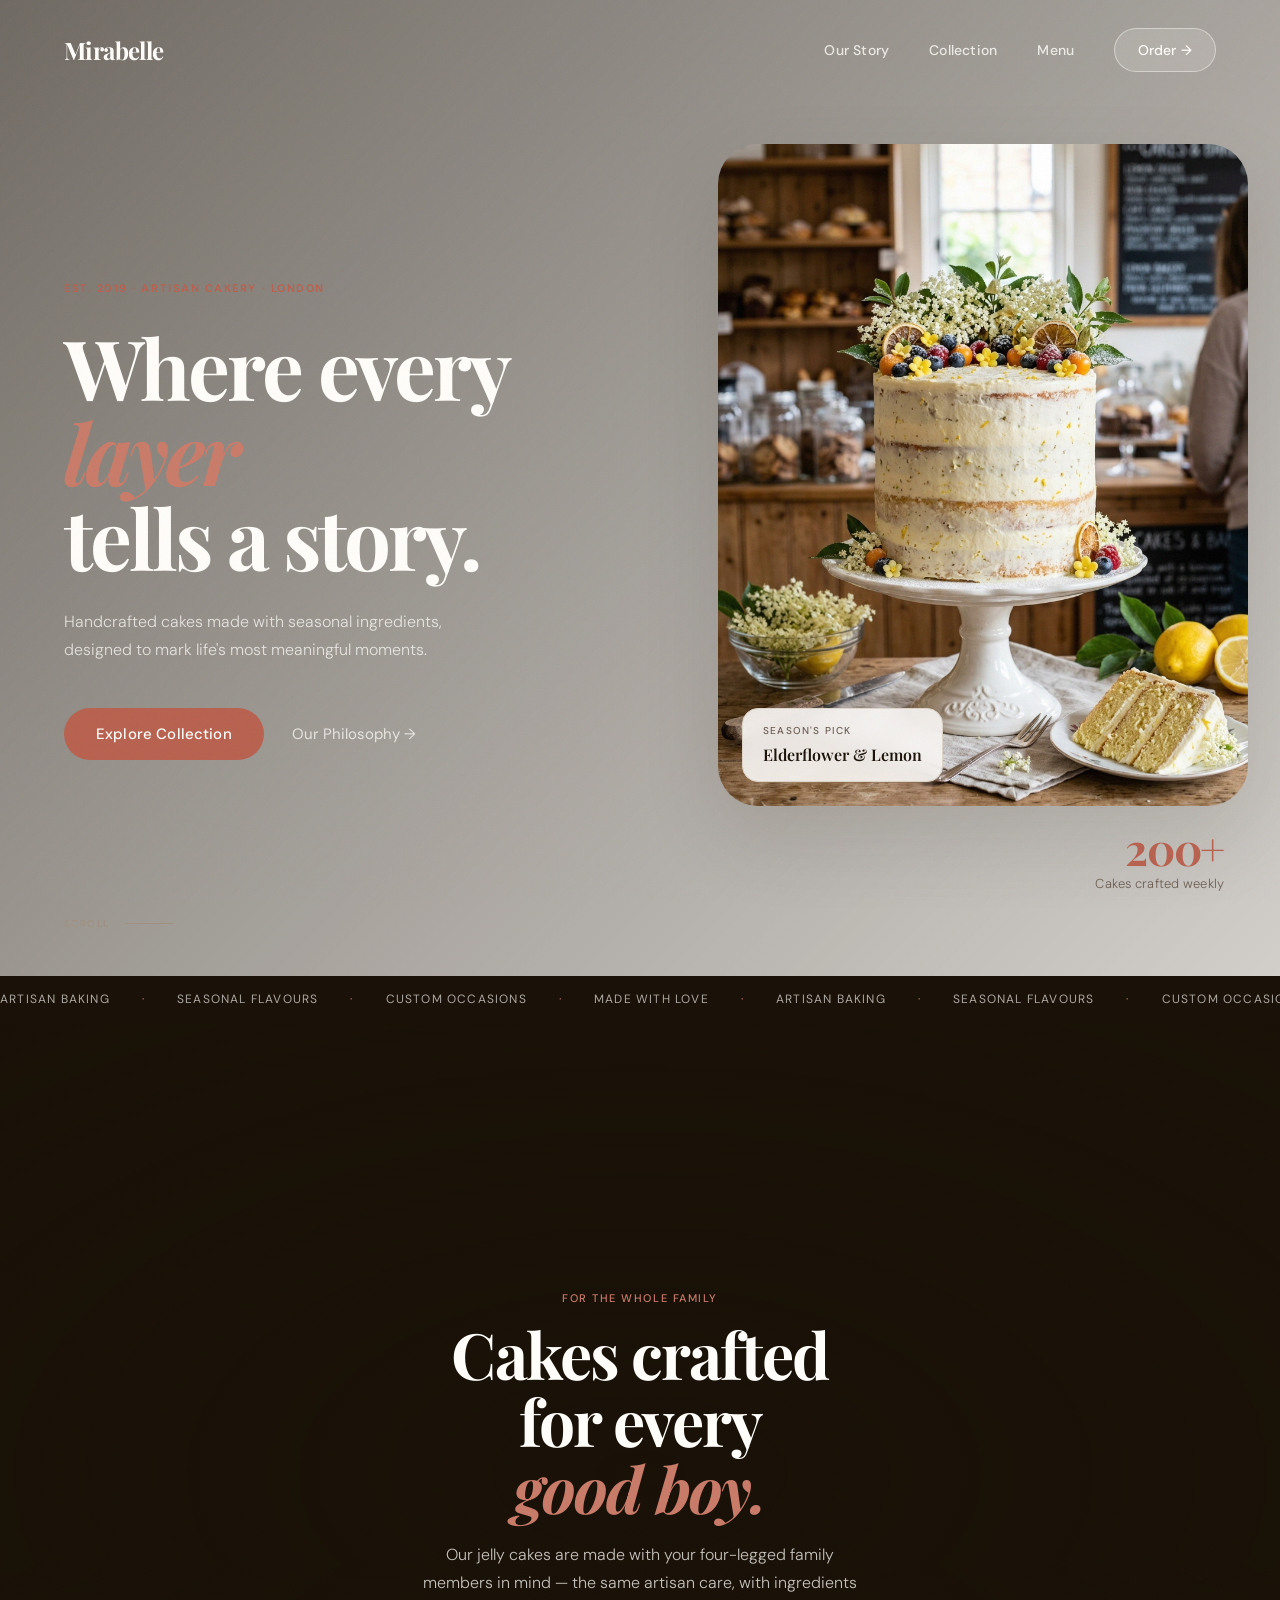
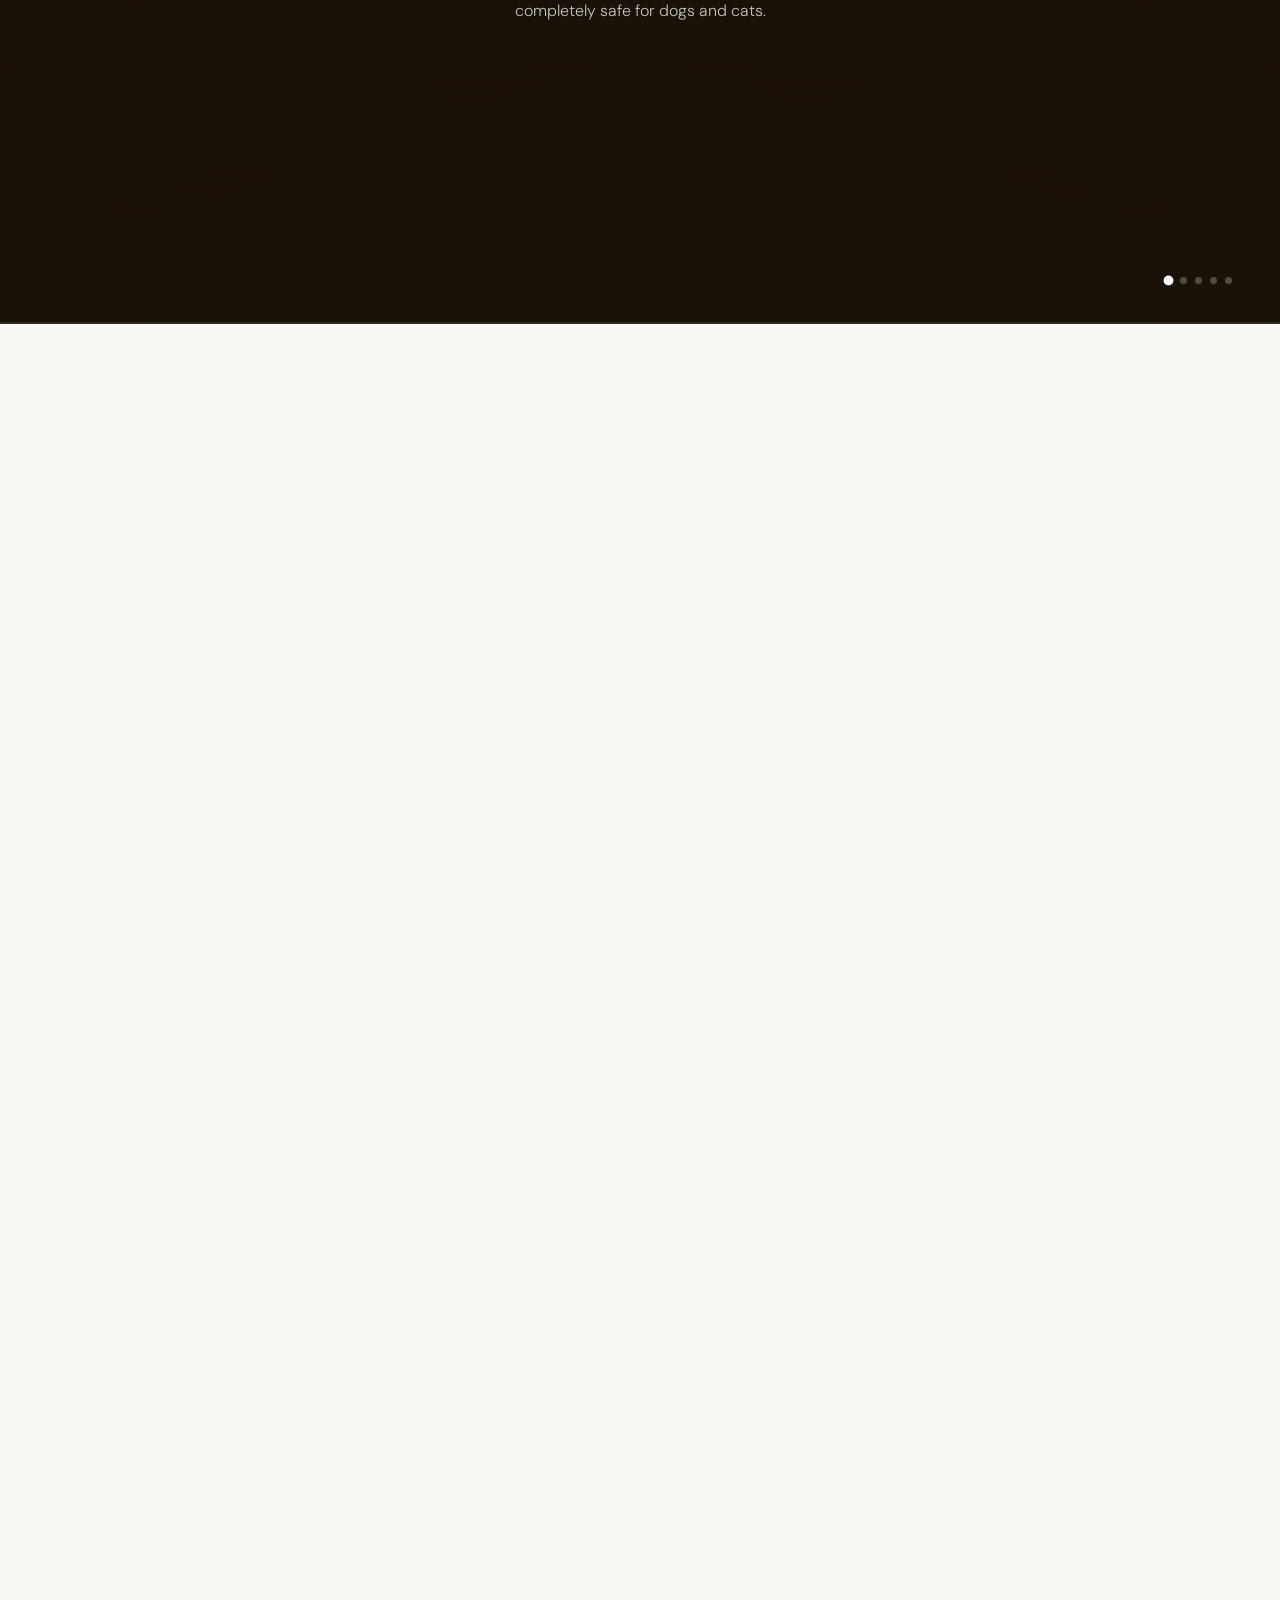
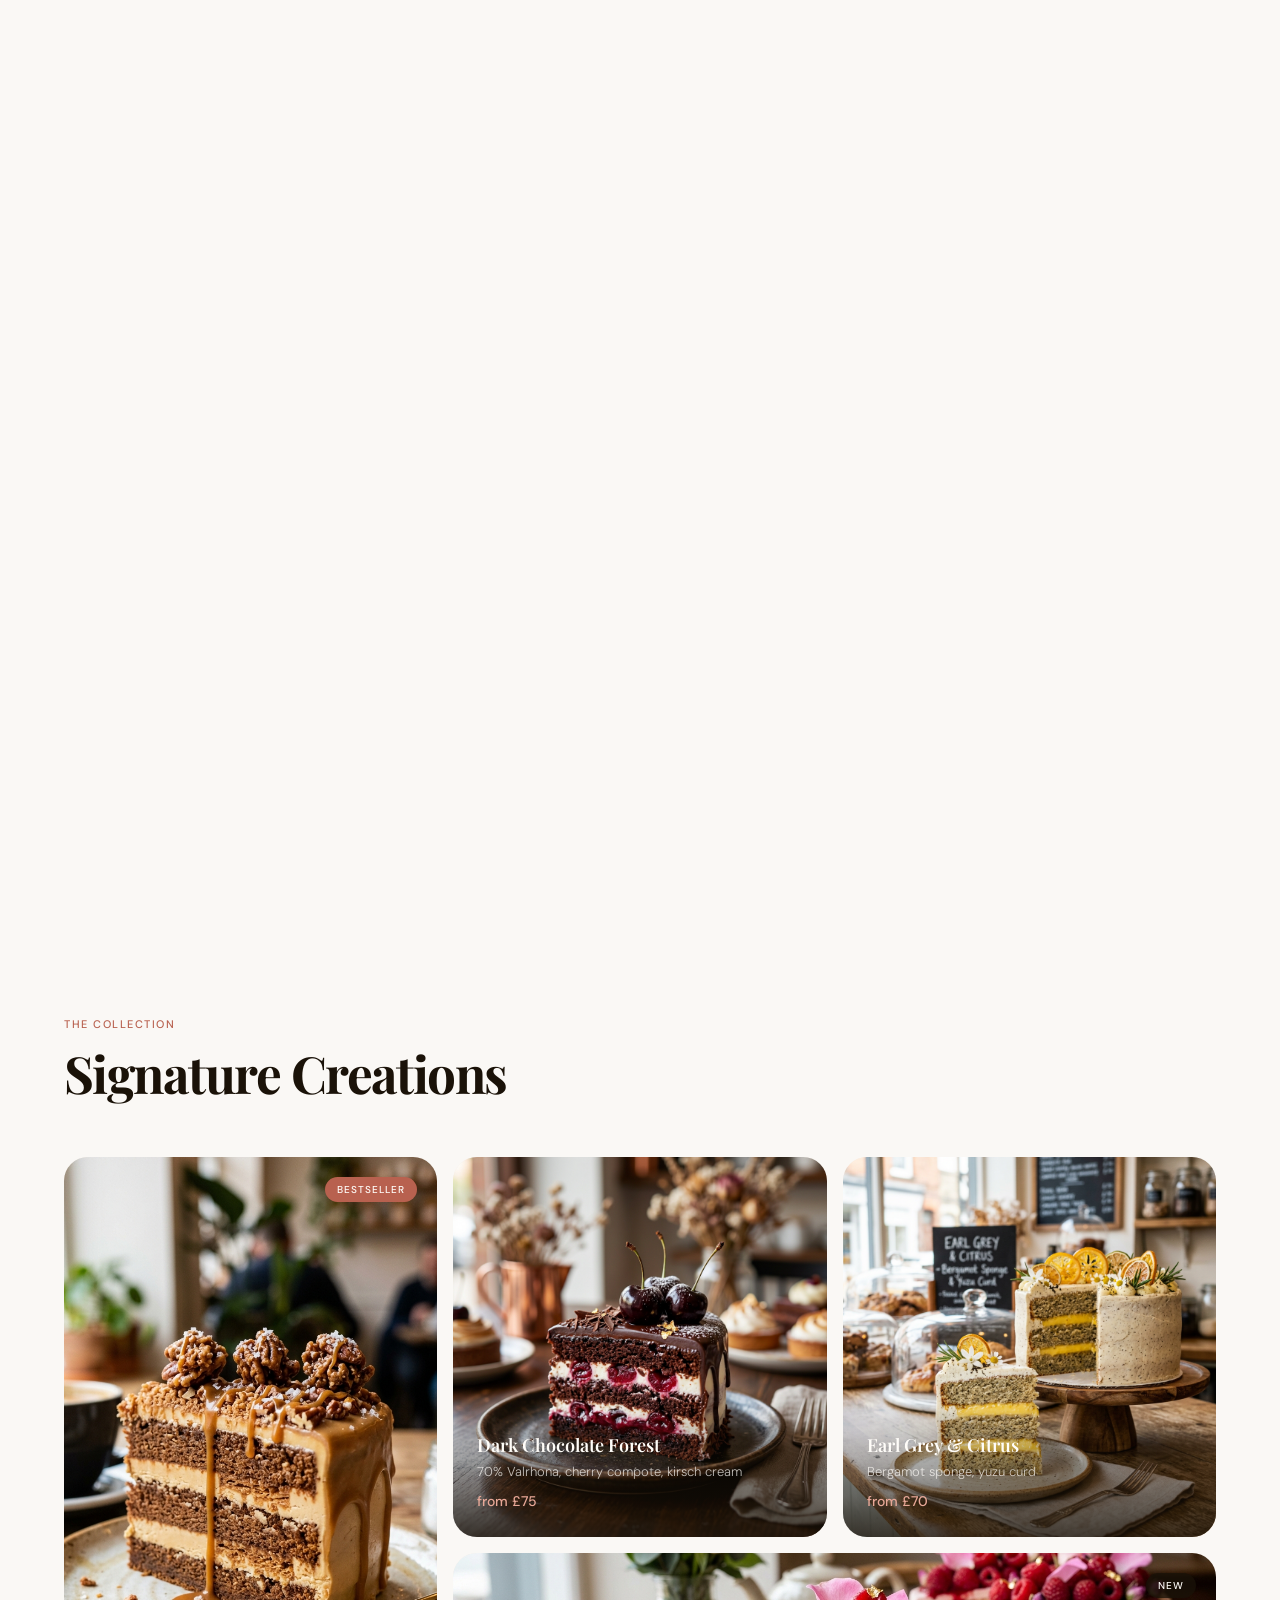
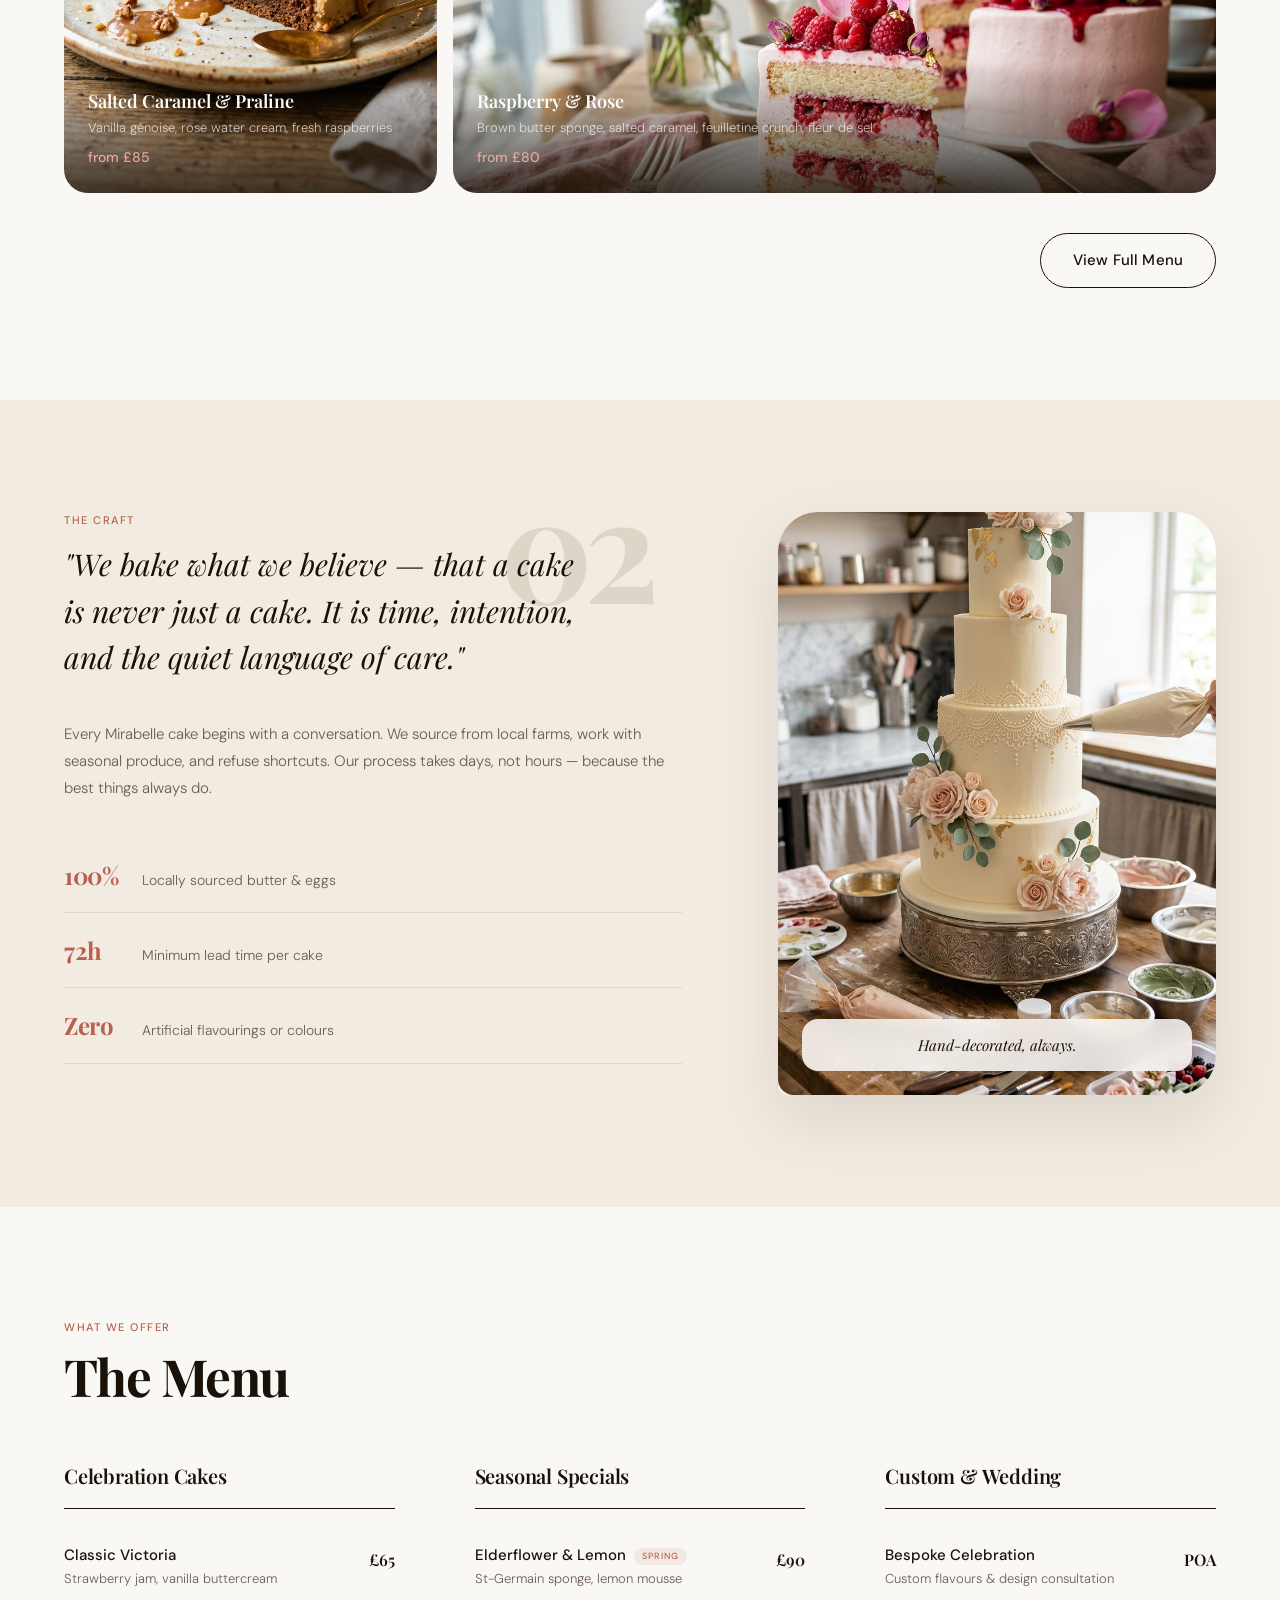
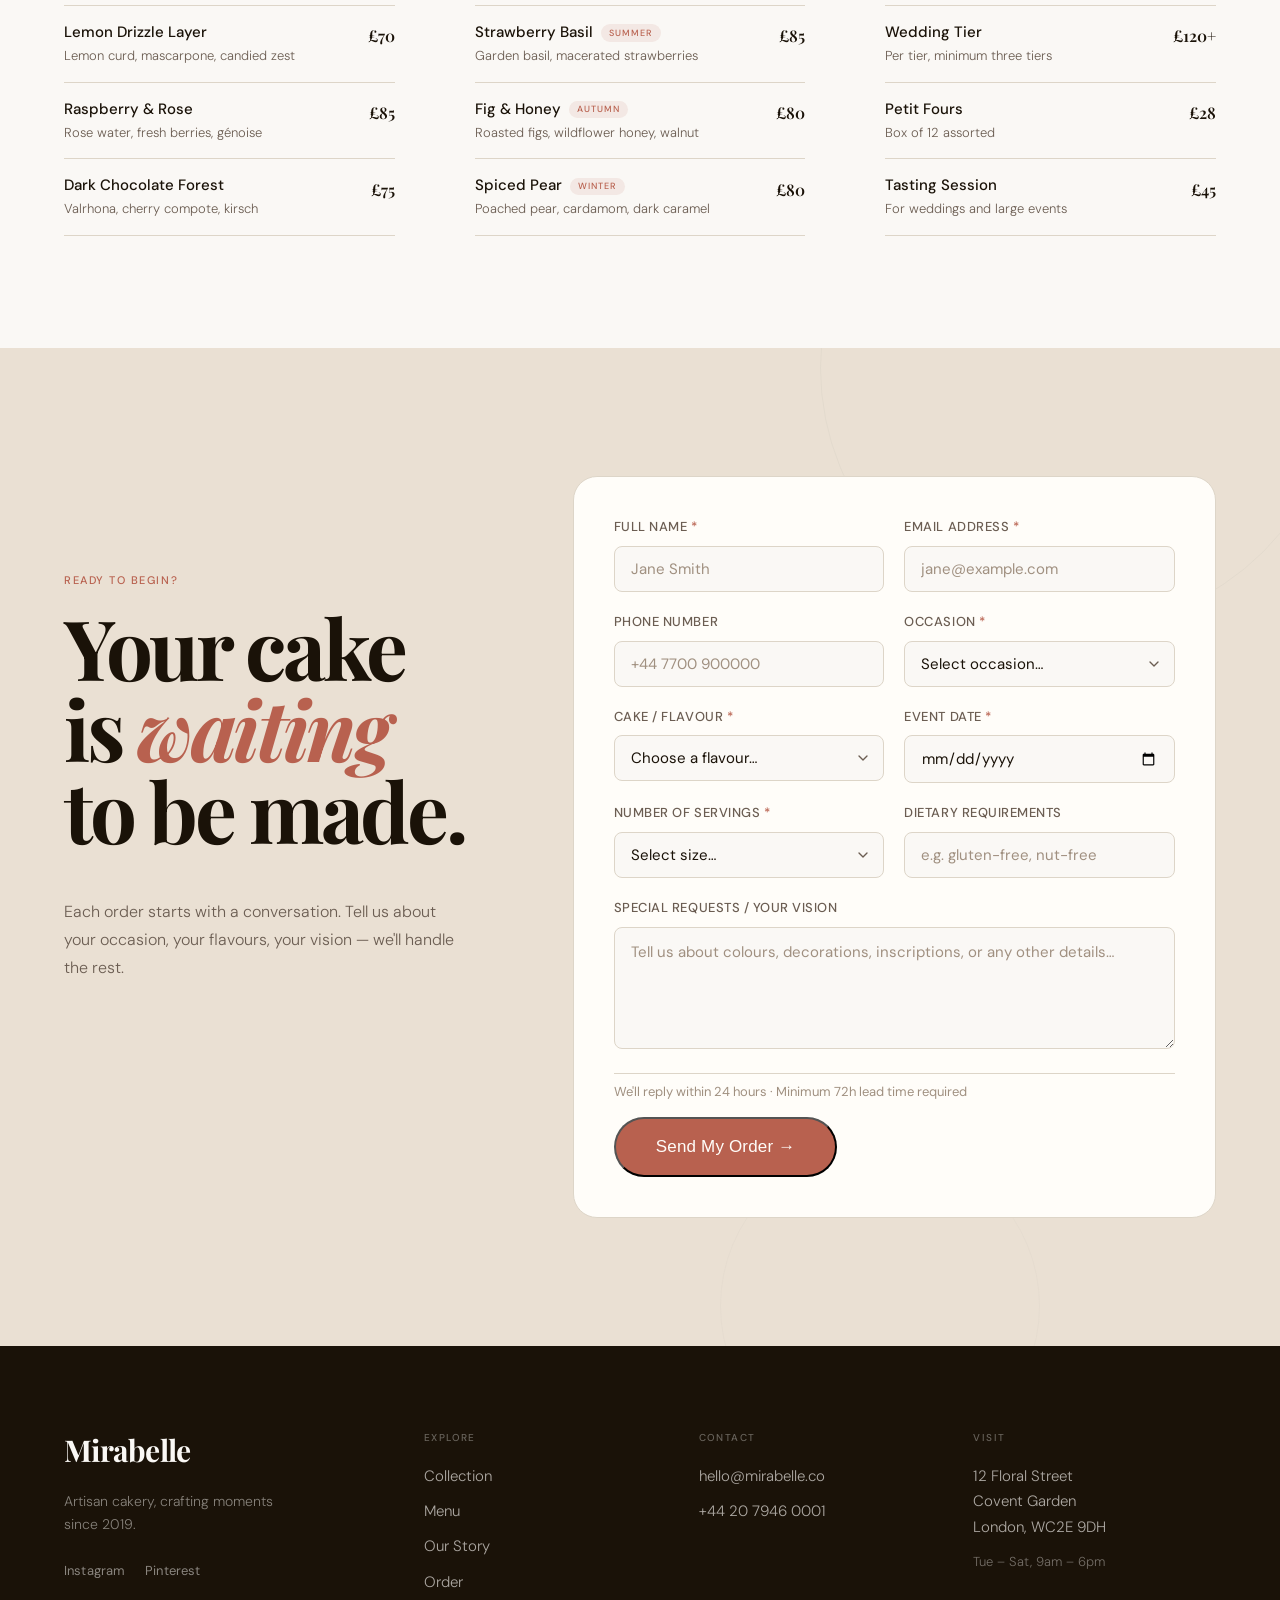
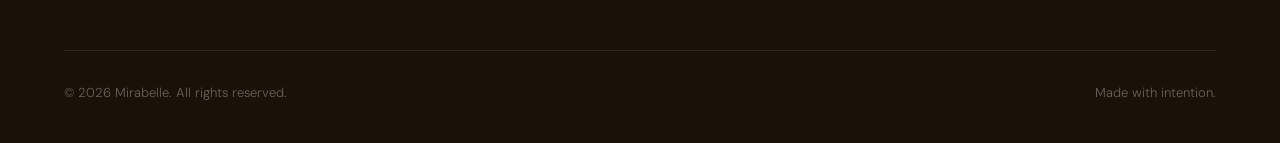
<file: index.html>
<!DOCTYPE html>
<html lang="en">
<head>
  <meta charset="UTF-8">
  <meta name="viewport" content="width=device-width, initial-scale=1.0">
  <title>Mirabelle — Artisan Cakery</title>
  <link rel="preconnect" href="https://fonts.googleapis.com">
  <link rel="preconnect" href="https://fonts.gstatic.com" crossorigin>
  <link href="https://fonts.googleapis.com/css2?family=Playfair+Display:ital,wght@0,400;0,500;0,700;1,400;1,600&family=DM+Sans:ital,opsz,wght@0,9..40,300;0,9..40,400;0,9..40,500;1,9..40,300&display=swap" rel="stylesheet">
  <link rel="stylesheet" href="styles.css">
</head>
<body>

  <!-- Grain texture overlay -->
  <div class="grain-overlay" aria-hidden="true"></div>

  <!-- ── Navigation ── -->
  <nav class="nav" id="nav">
    <a href="#home" class="nav-logo">Mirabelle</a>
    <ul class="nav-links">
      <li><a href="#about">Our Story</a></li>
      <li><a href="#collection">Collection</a></li>
      <li><a href="#menu">Menu</a></li>
      <li><a href="#order" class="nav-cta magnetic-btn">Order <span aria-hidden="true">→</span></a></li>
    </ul>
    <button class="nav-hamburger" id="navHamburger" aria-label="Open menu" aria-expanded="false">
      <span></span><span></span><span></span>
    </button>
  </nav>

  <!-- ── Mobile Nav Overlay ── -->
  <div class="nav-mobile" id="navMobile" aria-hidden="true">
    <button class="nav-mobile-close" id="navMobileClose" aria-label="Close menu">✕</button>
    <a href="#about"      class="nav-mobile-link">Our Story</a>
    <a href="#collection" class="nav-mobile-link">Collection</a>
    <a href="#menu"       class="nav-mobile-link">Menu</a>
    <a href="#order"      class="nav-mobile-link nav-mobile-cta">Order a Cake →</a>
  </div>

  <!-- ── Hero ── -->
  <section class="hero" id="home">
    <video class="hero-bg-video" autoplay muted loop playsinline aria-hidden="true">
      <source src="interior-cake.mp4" type="video/mp4">
    </video>
    <div class="hero-bg-overlay" aria-hidden="true"></div>
    <div class="hero-content">
      <div class="hero-left">
        <span class="hero-eyebrow reveal">Est. 2019 · Artisan Cakery · London</span>
        <h1 class="hero-heading reveal">
          Where every<br>
          <em>layer</em><br>
          tells a story.
        </h1>
        <p class="hero-body reveal">
          Handcrafted cakes made with seasonal ingredients,<br>
          designed to mark life's most meaningful moments.
        </p>
        <div class="hero-actions reveal">
          <a href="#collection" class="btn-primary magnetic-btn">Explore Collection</a>
          <a href="#about" class="btn-ghost">Our Philosophy →</a>
        </div>
      </div>
      <div class="hero-right">
        <div class="hero-bg-circle" aria-hidden="true"></div>
        <div class="hero-cake-frame">
          <img src="lemon.jpeg" alt="Elderflower & Lemon cake" class="hero-cake-img">
          <div class="hero-badge reveal-up">
            <span class="badge-label">Season's Pick</span>
            <span class="badge-name">Elderflower &amp; Lemon</span>
          </div>
        </div>
        <div class="hero-stat reveal-up">
          <span class="stat-number">200+</span>
          <span class="stat-label">Cakes crafted weekly</span>
        </div>
      </div>
    </div>
    <div class="hero-scroll-indicator" aria-hidden="true">
      <span>Scroll</span>
      <div class="scroll-line"></div>
    </div>
  </section>

  <!-- ── Marquee ── -->
  <div class="marquee-section" aria-hidden="true">
    <div class="marquee-track">
      <span>Artisan Baking</span><span class="marquee-sep">·</span>
      <span>Seasonal Flavours</span><span class="marquee-sep">·</span>
      <span>Custom Occasions</span><span class="marquee-sep">·</span>
      <span>Made With Love</span><span class="marquee-sep">·</span>
      <span>Artisan Baking</span><span class="marquee-sep">·</span>
      <span>Seasonal Flavours</span><span class="marquee-sep">·</span>
      <span>Custom Occasions</span><span class="marquee-sep">·</span>
      <span>Made With Love</span><span class="marquee-sep">·</span>
    </div>
  </div>

  <!-- ── Pet-Friendly Scroll Scrubber ── -->
  <section class="pets-scroll" id="pets">
    <div class="pets-sticky">

      <video class="pets-video" id="petsVideo" muted playsinline preload="auto">
        <source src="eren-licking.mp4" type="video/mp4">
      </video>

      <!-- Dark gradient so text is readable -->
      <div class="pets-video-overlay" aria-hidden="true"></div>

      <!-- Text overlaid on video -->
      <div class="pets-overlay-panels">

        <div class="pets-panel active" data-panel="0">
          <span class="section-label">For the Whole Family</span>
          <h2 class="pets-heading">
            Cakes crafted<br>
            for every<br>
            <em>good boy.</em>
          </h2>
          <p class="pets-body">
            Our jelly cakes are made with your four-legged family members in mind — the same artisan care, with ingredients completely safe for dogs and cats.
          </p>
        </div>

        <div class="pets-panel" data-panel="1">
          <span class="section-label">Nothing to Hide</span>
          <h2 class="pets-heading">
            Zero sugar.<br>
            Zero <em>xylitol.</em><br>
            Zero worry.
          </h2>
          <p class="pets-body">
            No chocolate, no grapes, no artificial sweeteners. Just natural gelatin, pet-safe fruit, and wholesome broth bases — reviewed by veterinary nutritionists.
          </p>
        </div>

        <div class="pets-panel" data-panel="2">
          <span class="section-label">Joint &amp; Coat Health</span>
          <h2 class="pets-heading">
            Natural gelatin.<br>
            <em>Naturally</em><br>
            good for them.
          </h2>
          <p class="pets-body">
            Gelatin is pure collagen — the same protein that supports healthy joints, flexible cartilage, and a shiny coat. Every slice works a little harder than it looks.
          </p>
        </div>

        <div class="pets-panel" data-panel="3">
          <span class="section-label">Light &amp; Balanced</span>
          <h2 class="pets-heading">
            All the joy.<br>
            <em>None</em> of<br>
            the guilt.
          </h2>
          <p class="pets-body">
            Without refined sugar or fat-heavy cream, our pet jelly cakes are low in calories — so you can celebrate freely without worrying about their waistline.
          </p>
        </div>

        <div class="pets-panel" data-panel="4">
          <span class="section-label">Their Moment Too</span>
          <h2 class="pets-heading">
            Every birthday<br>
            <em>deserves</em><br>
            a celebration.
          </h2>
          <p class="pets-body">
            Custom shapes, flavours they love, designed to match their personality. Order alongside your own cake — because no one should be left out of the party.
          </p>
          <a href="#order" class="btn-primary pets-cta magnetic-btn">Order a Pet Cake</a>
        </div>

      </div>

      <!-- Progress & dots -->
      <div class="pets-progress-track" aria-hidden="true">
        <div class="pets-progress-fill" id="petsProgressFill"></div>
      </div>
      <div class="pets-dots" aria-hidden="true">
        <span class="pets-dot active" data-dot="0"></span>
        <span class="pets-dot" data-dot="1"></span>
        <span class="pets-dot" data-dot="2"></span>
        <span class="pets-dot" data-dot="3"></span>
        <span class="pets-dot" data-dot="4"></span>
      </div>

    </div>
  </section>

  <!-- ── Signature Collection (Bento Grid) ── -->
  <section class="collection" id="collection">
    <div class="section-header">
      <span class="section-label reveal">The Collection</span>
      <h2 class="section-title reveal">Signature Creations</h2>
    </div>
    <div class="bento-grid">

      <div class="bento-card bento-large reveal">
        <div class="cake-visual"><img src="cake2.jpeg" alt="Raspberry & Rose cake" class="cake-img"></div>
        <div class="cake-info">
          <h3>Salted Caramel &amp; Praline</h3>
          <p>Vanilla génoise, rose water cream, fresh raspberries</p>
          <span class="price">from £85</span>
        </div>
        <span class="cake-tag">Bestseller</span>
      </div>

      <div class="bento-card bento-top-mid reveal-up">
        <div class="cake-visual"><img src="cake3.png" alt="Dark Chocolate Forest cake" class="cake-img"></div>
        <div class="cake-info">
          <h3>Dark Chocolate Forest</h3>
          <p>70% Valrhona, cherry compote, kirsch cream</p>
          <span class="price">from £75</span>
        </div>
      </div>

      <div class="bento-card bento-top-right reveal-up">
        <div class="cake-visual"><img src="cake4.png" alt="Earl Grey & Citrus cake" class="cake-img"></div>
        <div class="cake-info">
          <h3>Earl Grey &amp; Citrus</h3>
          <p>Bergamot sponge, yuzu curd</p>
          <span class="price">from £70</span>
        </div>
      </div>

      <div class="bento-card bento-bottom-wide reveal">
        <div class="cake-visual"><img src="cake1.jpeg" alt="Salted Caramel & Praline cake" class="cake-img"></div>
        <div class="cake-info">
          <h3>Raspberry &amp; Rose</h3>
          <p>Brown butter sponge, salted caramel, feuilletine crunch, fleur de sel</p>
          <span class="price">from £80</span>
        </div>
        <span class="cake-tag cake-tag--new">New</span>
      </div>

    </div>
    <div class="collection-footer reveal">
      <a href="#menu" class="btn-outline magnetic-btn">View Full Menu</a>
    </div>
  </section>

  <!-- ── Craft / About ── -->
  <section class="craft" id="about">
    <div class="craft-inner">
      <div class="craft-left">
        <div class="craft-number" aria-hidden="true">02</div>
        <span class="section-label reveal">The Craft</span>
        <blockquote class="craft-quote reveal">
          "We bake what we believe — that a cake is never just a cake. It is time, intention, and the quiet language of care."
        </blockquote>
        <div class="craft-details reveal-up">
          <p>Every Mirabelle cake begins with a conversation. We source from local farms, work with seasonal produce, and refuse shortcuts. Our process takes days, not hours — because the best things always do.</p>
          <div class="craft-values">
            <div class="value-item">
              <span class="value-num">100%</span>
              <span class="value-desc">Locally sourced butter &amp; eggs</span>
            </div>
            <div class="value-item">
              <span class="value-num">72h</span>
              <span class="value-desc">Minimum lead time per cake</span>
            </div>
            <div class="value-item">
              <span class="value-num">Zero</span>
              <span class="value-desc">Artificial flavourings or colours</span>
            </div>
          </div>
        </div>
      </div>
      <div class="craft-right">
        <div class="craft-image reveal-right">
          <img src="cake-decor.jpeg" alt="Hand-decorated cake" class="cake-visual cake-craft">
          <div class="craft-image-caption">Hand-decorated, always.</div>
        </div>
      </div>
    </div>
  </section>

  <!-- ── Menu ── -->
  <section class="menu" id="menu">
    <div class="menu-inner">
      <div class="menu-header">
        <span class="section-label reveal">What We Offer</span>
        <h2 class="section-title reveal">The Menu</h2>
      </div>
      <div class="menu-grid">

        <div class="menu-category reveal">
          <h3 class="category-title">Celebration Cakes</h3>
          <ul class="menu-list">
            <li class="menu-item">
              <div>
                <span class="item-name">Classic Victoria</span>
                <span class="item-desc">Strawberry jam, vanilla buttercream</span>
              </div>
              <span class="item-price">£65</span>
            </li>
            <li class="menu-item">
              <div>
                <span class="item-name">Lemon Drizzle Layer</span>
                <span class="item-desc">Lemon curd, mascarpone, candied zest</span>
              </div>
              <span class="item-price">£70</span>
            </li>
            <li class="menu-item">
              <div>
                <span class="item-name">Raspberry &amp; Rose</span>
                <span class="item-desc">Rose water, fresh berries, génoise</span>
              </div>
              <span class="item-price">£85</span>
            </li>
            <li class="menu-item">
              <div>
                <span class="item-name">Dark Chocolate Forest</span>
                <span class="item-desc">Valrhona, cherry compote, kirsch</span>
              </div>
              <span class="item-price">£75</span>
            </li>
          </ul>
        </div>

        <div class="menu-category reveal-up">
          <h3 class="category-title">Seasonal Specials</h3>
          <ul class="menu-list">
            <li class="menu-item">
              <div>
                <span class="item-name">Elderflower &amp; Lemon <span class="item-season">Spring</span></span>
                <span class="item-desc">St-Germain sponge, lemon mousse</span>
              </div>
              <span class="item-price">£90</span>
            </li>
            <li class="menu-item">
              <div>
                <span class="item-name">Strawberry Basil <span class="item-season">Summer</span></span>
                <span class="item-desc">Garden basil, macerated strawberries</span>
              </div>
              <span class="item-price">£85</span>
            </li>
            <li class="menu-item">
              <div>
                <span class="item-name">Fig &amp; Honey <span class="item-season">Autumn</span></span>
                <span class="item-desc">Roasted figs, wildflower honey, walnut</span>
              </div>
              <span class="item-price">£80</span>
            </li>
            <li class="menu-item">
              <div>
                <span class="item-name">Spiced Pear <span class="item-season">Winter</span></span>
                <span class="item-desc">Poached pear, cardamom, dark caramel</span>
              </div>
              <span class="item-price">£80</span>
            </li>
          </ul>
        </div>

        <div class="menu-category reveal">
          <h3 class="category-title">Custom &amp; Wedding</h3>
          <ul class="menu-list">
            <li class="menu-item">
              <div>
                <span class="item-name">Bespoke Celebration</span>
                <span class="item-desc">Custom flavours &amp; design consultation</span>
              </div>
              <span class="item-price">POA</span>
            </li>
            <li class="menu-item">
              <div>
                <span class="item-name">Wedding Tier</span>
                <span class="item-desc">Per tier, minimum three tiers</span>
              </div>
              <span class="item-price">£120+</span>
            </li>
            <li class="menu-item">
              <div>
                <span class="item-name">Petit Fours</span>
                <span class="item-desc">Box of 12 assorted</span>
              </div>
              <span class="item-price">£28</span>
            </li>
            <li class="menu-item">
              <div>
                <span class="item-name">Tasting Session</span>
                <span class="item-desc">For weddings and large events</span>
              </div>
              <span class="item-price">£45</span>
            </li>
          </ul>
        </div>

      </div>
    </div>
  </section>

  <!-- ── Order CTA ── -->
  <section class="order-cta" id="order">
    <div class="cta-decoration" aria-hidden="true">
      <div class="deco-ring deco-ring-1"></div>
      <div class="deco-ring deco-ring-2"></div>
    </div>
    <div class="cta-inner cta-inner--form">
      <div class="cta-intro">
        <span class="section-label reveal">Ready to Begin?</span>
        <h2 class="cta-heading reveal">
          Your cake<br>
          is <em>waiting</em><br>
          to be made.
        </h2>
        <p class="cta-sub reveal-up">Each order starts with a conversation. Tell us about your occasion, your flavours, your vision — we'll handle the rest.</p>
      </div>

      <form class="order-form reveal-up" name="order" method="POST" data-netlify="true" netlify-honeypot="bot-field" action="/thank-you.html">
        <input type="hidden" name="form-name" value="order">
        <p class="order-form__hidden" aria-hidden="true">
          <label>Don't fill this out: <input name="bot-field"></label>
        </p>

        <div class="form-row form-row--2">
          <div class="form-group">
            <label for="of-name" class="form-label">Full Name <span aria-hidden="true">*</span></label>
            <input type="text" id="of-name" name="name" class="form-input" placeholder="Jane Smith" required>
          </div>
          <div class="form-group">
            <label for="of-email" class="form-label">Email Address <span aria-hidden="true">*</span></label>
            <input type="email" id="of-email" name="email" class="form-input" placeholder="jane@example.com" required>
          </div>
        </div>

        <div class="form-row form-row--2">
          <div class="form-group">
            <label for="of-phone" class="form-label">Phone Number</label>
            <input type="tel" id="of-phone" name="phone" class="form-input" placeholder="+44 7700 900000">
          </div>
          <div class="form-group">
            <label for="of-occasion" class="form-label">Occasion <span aria-hidden="true">*</span></label>
            <select id="of-occasion" name="occasion" class="form-input form-select" required>
              <option value="" disabled selected>Select occasion…</option>
              <option>Birthday</option>
              <option>Wedding</option>
              <option>Anniversary</option>
              <option>Baby Shower</option>
              <option>Corporate Event</option>
              <option>Pet Birthday</option>
              <option>Other</option>
            </select>
          </div>
        </div>

        <div class="form-row form-row--2">
          <div class="form-group">
            <label for="of-flavour" class="form-label">Cake / Flavour <span aria-hidden="true">*</span></label>
            <select id="of-flavour" name="flavour" class="form-input form-select" required>
              <option value="" disabled selected>Choose a flavour…</option>
              <option>Classic Victoria</option>
              <option>Lemon Drizzle Layer</option>
              <option>Raspberry &amp; Rose</option>
              <option>Dark Chocolate Forest</option>
              <option>Elderflower &amp; Lemon</option>
              <option>Salted Caramel &amp; Praline</option>
              <option>Earl Grey &amp; Citrus</option>
              <option>Strawberry Basil</option>
              <option>Fig &amp; Honey</option>
              <option>Spiced Pear</option>
              <option>Bespoke / Custom</option>
              <option>Pet Jelly Cake</option>
            </select>
          </div>
          <div class="form-group">
            <label for="of-date" class="form-label">Event Date <span aria-hidden="true">*</span></label>
            <input type="date" id="of-date" name="event_date" class="form-input" required>
          </div>
        </div>

        <div class="form-row form-row--2">
          <div class="form-group">
            <label for="of-servings" class="form-label">Number of Servings <span aria-hidden="true">*</span></label>
            <select id="of-servings" name="servings" class="form-input form-select" required>
              <option value="" disabled selected>Select size…</option>
              <option>Up to 10</option>
              <option>10 – 20</option>
              <option>20 – 40</option>
              <option>40 – 60</option>
              <option>60 – 100</option>
              <option>100+</option>
            </select>
          </div>
          <div class="form-group">
            <label for="of-dietary" class="form-label">Dietary Requirements</label>
            <input type="text" id="of-dietary" name="dietary" class="form-input" placeholder="e.g. gluten-free, nut-free">
          </div>
        </div>

        <div class="form-group">
          <label for="of-message" class="form-label">Special Requests / Your Vision</label>
          <textarea id="of-message" name="message" class="form-input form-textarea" rows="4" placeholder="Tell us about colours, decorations, inscriptions, or any other details…"></textarea>
        </div>

        <div class="form-footer">
          <p class="form-note">We'll reply within 24 hours · Minimum 72h lead time required</p>
          <button type="submit" class="btn-primary btn-large magnetic-btn form-submit">Send My Order →</button>
        </div>
      </form>
    </div>
  </section>

  <!-- ── Footer ── -->
  <footer class="footer">
    <div class="footer-inner">
      <div class="footer-brand">
        <span class="footer-logo">Mirabelle</span>
        <p>Artisan cakery, crafting moments<br>since 2019.</p>
        <div class="footer-social">
          <a href="#" class="social-link">Instagram</a>
          <a href="#" class="social-link">Pinterest</a>
        </div>
      </div>
      <div class="footer-links">
        <div class="footer-col">
          <span class="footer-col-title">Explore</span>
          <a href="#collection">Collection</a>
          <a href="#menu">Menu</a>
          <a href="#about">Our Story</a>
          <a href="#order">Order</a>
        </div>
        <div class="footer-col">
          <span class="footer-col-title">Contact</span>
          <a href="mailto:hello@mirabelle.co">hello@mirabelle.co</a>
          <a href="tel:+442079460001">+44 20 7946 0001</a>
        </div>
        <div class="footer-col">
          <span class="footer-col-title">Visit</span>
          <address>
            12 Floral Street<br>
            Covent Garden<br>
            London, WC2E 9DH
          </address>
          <span class="footer-hours">Tue – Sat, 9am – 6pm</span>
        </div>
      </div>
    </div>
    <div class="footer-bottom">
      <span>© 2026 Mirabelle. All rights reserved.</span>
      <span>Made with intention.</span>
    </div>
  </footer>

  <script src="script.js"></script>
</body>
</html>
</file>
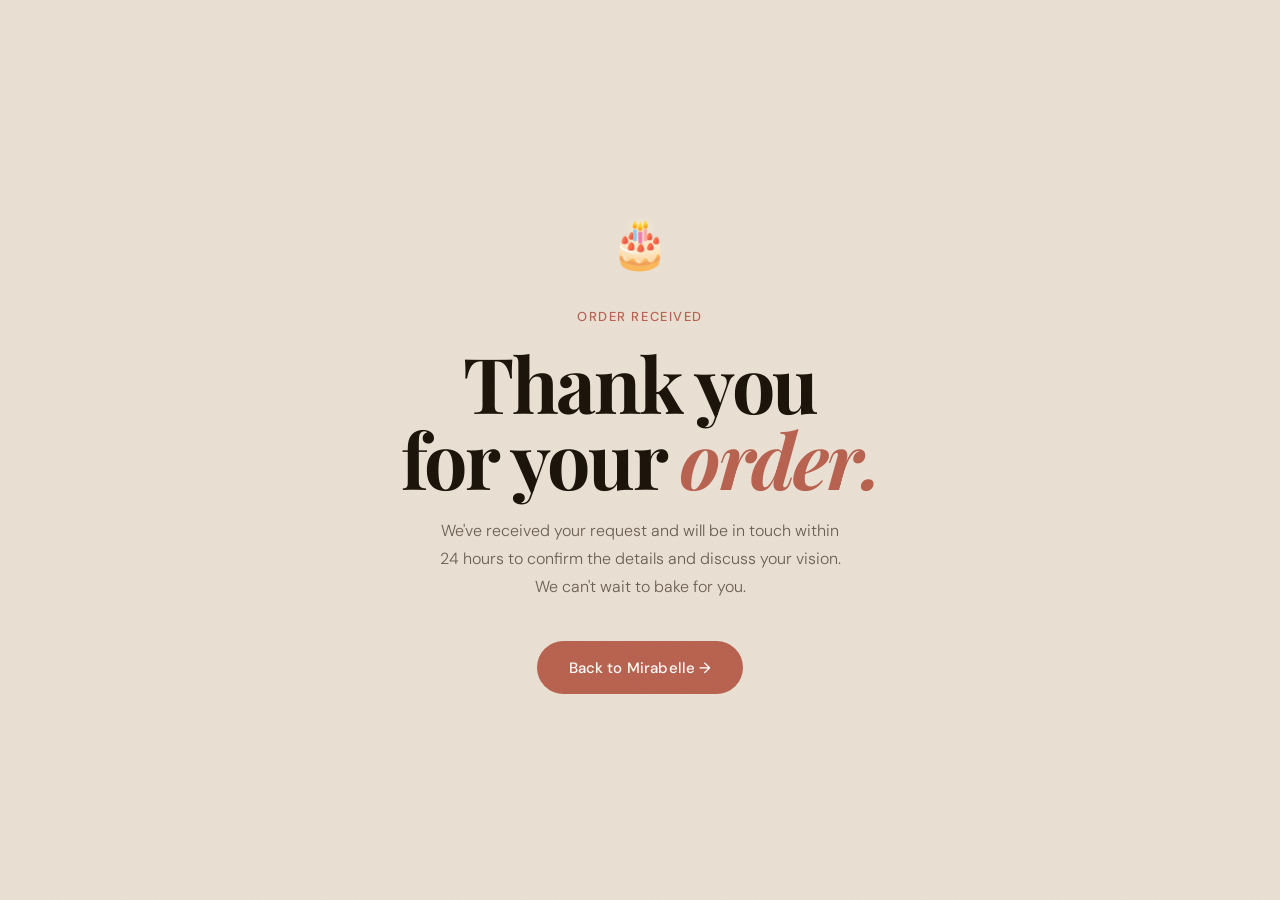
<file: thank-you.html>
<!DOCTYPE html>
<html lang="en">
<head>
  <meta charset="UTF-8">
  <meta name="viewport" content="width=device-width, initial-scale=1.0">
  <title>Order Received — Mirabelle</title>
  <link rel="preconnect" href="https://fonts.googleapis.com">
  <link rel="preconnect" href="https://fonts.gstatic.com" crossorigin>
  <link href="https://fonts.googleapis.com/css2?family=Playfair+Display:ital,wght@0,700;1,400&family=DM+Sans:opsz,wght@9..40,300;9..40,400&display=swap" rel="stylesheet">
  <link rel="stylesheet" href="styles.css">
  <style>
    .thankyou-page {
      min-height: 100vh;
      display: flex;
      flex-direction: column;
      align-items: center;
      justify-content: center;
      text-align: center;
      padding: 4rem 2rem;
      background-color: var(--bg-3);
    }
    .thankyou-icon {
      font-size: 3rem;
      margin-bottom: 1.5rem;
    }
    .thankyou-label {
      font-size: 0.8125rem;
      letter-spacing: 0.12em;
      text-transform: uppercase;
      color: var(--accent);
      font-weight: 500;
      margin-bottom: 1rem;
    }
    .thankyou-heading {
      font-family: var(--font-serif);
      font-size: clamp(2.5rem, 6vw, 5rem);
      font-weight: 700;
      letter-spacing: -0.03em;
      line-height: 1;
      color: var(--text);
      margin-bottom: 1.25rem;
    }
    .thankyou-heading em {
      font-style: italic;
      color: var(--accent);
    }
    .thankyou-body {
      font-size: 1rem;
      font-weight: 300;
      color: var(--text-muted);
      line-height: 1.75;
      max-width: 420px;
      margin-bottom: 2.5rem;
    }
  </style>
</head>
<body>
  <div class="grain-overlay" aria-hidden="true"></div>
  <main class="thankyou-page">
    <div class="thankyou-icon" aria-hidden="true">🎂</div>
    <span class="thankyou-label">Order Received</span>
    <h1 class="thankyou-heading">
      Thank you<br>for your <em>order.</em>
    </h1>
    <p class="thankyou-body">
      We've received your request and will be in touch within 24 hours to confirm the details and discuss your vision. We can't wait to bake for you.
    </p>
    <a href="/" class="btn-primary magnetic-btn">Back to Mirabelle →</a>
  </main>
</body>
</html>
</file>
<file: styles.css>
/* ============================================================
   Mirabelle — Artisan Cakery
   Design System · taste-skill applied
   DESIGN_VARIANCE: 8 · MOTION_INTENSITY: 6 · VISUAL_DENSITY: 4
   ============================================================ */

*, *::before, *::after {
  box-sizing: border-box;
  margin: 0;
  padding: 0;
}

:root {
  /* Palette — warm ivory base, deep brown text, dusty terracotta accent */
  --bg:           #FAF8F5;
  --bg-2:         #F2EBE1;
  --bg-3:         #EAE0D3;
  --text:         #1A1208;
  --text-muted:   #6B5D52;
  --text-light:   #A09080;
  --accent:       #B8614F;   /* terracotta — saturation ~45%, not oversaturated */
  --accent-warm:  #C97B69;
  --border:       #DDD5C8;
  --surface:      #FFFDF9;

  /* Typography — Playfair Display serif + DM Sans sans */
  --font-serif: 'Playfair Display', Georgia, serif;
  --font-sans:  'DM Sans', system-ui, -apple-system, sans-serif;

  /* Radii */
  --r-sm:    8px;
  --r-md:   16px;
  --r-lg:   24px;
  --r-xl:   40px;
  --r-full: 999px;

  /* Transitions */
  --ease-out: cubic-bezier(0.22, 1, 0.36, 1);
  --ease-spring: cubic-bezier(0.34, 1.56, 0.64, 1);
}

html {
  scroll-behavior: smooth;
  font-size: 16px;
}

body {
  background-color: var(--bg);
  color: var(--text);
  font-family: var(--font-sans);
  line-height: 1.6;
  overflow-x: hidden;
  -webkit-font-smoothing: antialiased;
  -moz-osx-font-smoothing: grayscale;
}

/* ── Grain Overlay (fixed, non-interactive) ── */
.grain-overlay {
  position: fixed;
  inset: 0;
  pointer-events: none;
  z-index: 900;
  opacity: 0.04;
  background-image: url("data:image/svg+xml,%3Csvg xmlns='http://www.w3.org/2000/svg' width='300' height='300'%3E%3Cfilter id='n'%3E%3CfeTurbulence type='fractalNoise' baseFrequency='0.75' numOctaves='4' stitchTiles='stitch'/%3E%3C/filter%3E%3Crect width='300' height='300' filter='url(%23n)'/%3E%3C/svg%3E");
  background-size: 200px 200px;
}

/* ============================================================
   Navigation
   ============================================================ */

.nav {
  position: fixed;
  top: 0;
  left: 0;
  right: 0;
  z-index: 100;
  display: flex;
  align-items: center;
  justify-content: space-between;
  padding: 1.75rem 4rem;
  transition: background-color 0.4s var(--ease-out),
              border-color 0.4s var(--ease-out),
              backdrop-filter 0.4s var(--ease-out),
              opacity 0.5s var(--ease-out),
              transform 0.5s var(--ease-out);
  border-bottom: 1px solid transparent;
}

.nav.nav-hidden {
  opacity: 0;
  transform: translateY(-100%);
  pointer-events: none;
}

.nav.scrolled {
  background-color: rgba(250, 248, 245, 0.85);
  backdrop-filter: blur(16px);
  -webkit-backdrop-filter: blur(16px);
  border-color: var(--border);
}

.nav-logo {
  font-family: var(--font-serif);
  font-size: 1.5rem;
  font-weight: 700;
  letter-spacing: -0.025em;
  color: var(--surface);
  text-decoration: none;
  transition: color 0.4s var(--ease-out);
}

.nav.scrolled .nav-logo {
  color: var(--text);
}

.nav-links {
  display: flex;
  align-items: center;
  gap: 2.5rem;
  list-style: none;
}

.nav-links a {
  color: rgba(255, 253, 249, 0.82);
  text-decoration: none;
  font-size: 0.875rem;
  font-weight: 500;
  letter-spacing: 0.015em;
  transition: color 0.2s ease;
}

.nav-links a:hover {
  color: var(--surface);
}

/* When scrolled over light sections — restore dark colours */
.nav.scrolled .nav-links a {
  color: var(--text-muted);
  font-weight: 400;
}

.nav.scrolled .nav-links a:hover {
  color: var(--text);
}

.nav-cta {
  background-color: rgba(255, 253, 249, 0.15) !important;
  color: var(--surface) !important;
  border: 1px solid rgba(255, 253, 249, 0.45) !important;
  padding: 0.6rem 1.4rem !important;
  border-radius: var(--r-full) !important;
  font-weight: 500 !important;
  display: inline-flex !important;
  align-items: center !important;
  gap: 0.3rem !important;
  transition: background-color 0.2s ease, border-color 0.2s ease !important;
  backdrop-filter: blur(6px) !important;
}

.nav-cta:hover {
  background-color: var(--accent) !important;
  border-color: var(--accent) !important;
}

.nav.scrolled .nav-cta {
  background-color: var(--text) !important;
  border-color: transparent !important;
  backdrop-filter: none !important;
}

.nav.scrolled .nav-cta:hover {
  background-color: var(--accent) !important;
}

/* ============================================================
   Hero
   ============================================================ */

.hero {
  min-height: 100dvh;
  display: flex;
  flex-direction: column;
  justify-content: center;
  padding: 9rem 4rem 5rem;
  position: relative;
  overflow: hidden;
}

.hero-content {
  display: grid;
  grid-template-columns: 54% 46%;
  gap: 2rem;
  align-items: center;
  max-width: 1440px;
  margin: 0 auto;
  width: 100%;
  position: relative;
  z-index: 2;
}

/* Left column */
.hero-left {
  display: flex;
  flex-direction: column;
}

.hero-eyebrow {
  font-size: 0.6875rem;
  font-weight: 700;
  letter-spacing: 0.14em;
  text-transform: uppercase;
  color: var(--accent);
  margin-bottom: 1.75rem;
}

.hero-heading {
  font-family: var(--font-serif);
  font-size: clamp(3.75rem, 6.5vw, 6.5rem);
  font-weight: 700;
  line-height: 1.02;
  letter-spacing: -0.035em;
  color: var(--surface);
  margin-bottom: 1.75rem;
}

.hero-heading em {
  font-style: italic;
  color: var(--accent-warm);
}

.hero-body {
  font-size: 1rem;
  font-weight: 300;
  color: rgba(255, 253, 249, 0.75);
  line-height: 1.75;
  max-width: 400px;
  margin-bottom: 2.75rem;
}

.hero-actions {
  display: flex;
  align-items: center;
  gap: 1.75rem;
}

/* Right column */
.hero-right {
  position: relative;
  display: flex;
  flex-direction: column;
  gap: 1.25rem;
}

.hero-bg-circle {
  position: absolute;
  width: 560px;
  height: 560px;
  border-radius: 50%;
  background: radial-gradient(circle, rgba(184, 97, 79, 0.07) 0%, transparent 70%);
  top: 50%;
  left: 50%;
  transform: translate(-50%, -50%);
  pointer-events: none;
}

.hero-cake-frame {
  width: 100%;
  aspect-ratio: 4 / 5;
  border-radius: var(--r-xl);
  overflow: hidden;
  position: relative;
  box-shadow: 0 32px 80px rgba(26, 18, 8, 0.12);
}

.hero-badge {
  position: absolute;
  bottom: 1.5rem;
  left: 1.5rem;
  background-color: rgba(250, 248, 245, 0.9);
  backdrop-filter: blur(10px);
  -webkit-backdrop-filter: blur(10px);
  border: 1px solid var(--border);
  border-radius: var(--r-md);
  padding: 0.875rem 1.25rem;
}

.badge-label {
  display: block;
  font-size: 0.625rem;
  font-weight: 500;
  letter-spacing: 0.12em;
  text-transform: uppercase;
  color: var(--text-muted);
  margin-bottom: 0.2rem;
}

.badge-name {
  display: block;
  font-family: var(--font-serif);
  font-size: 1rem;
  font-weight: 600;
  color: var(--text);
}

.hero-stat {
  align-self: flex-end;
  text-align: right;
  padding-right: 1.5rem;
}

.stat-number {
  display: block;
  font-family: var(--font-serif);
  font-size: 2.75rem;
  font-weight: 700;
  color: var(--accent);
  line-height: 1;
  letter-spacing: -0.03em;
}

.stat-label {
  font-size: 0.8125rem;
  font-weight: 300;
  color: var(--text-muted);
  letter-spacing: 0.01em;
}

/* Scroll indicator */
.hero-scroll-indicator {
  position: absolute;
  bottom: 2.75rem;
  left: 4rem;
  display: flex;
  align-items: center;
  gap: 1rem;
  z-index: 2;
}

.hero-scroll-indicator span {
  font-size: 0.625rem;
  font-weight: 500;
  letter-spacing: 0.14em;
  text-transform: uppercase;
  color: var(--text-light);
}

.scroll-line {
  width: 48px;
  height: 1px;
  background-color: var(--text-light);
  transform-origin: left center;
  animation: scroll-pulse 2.2s ease-in-out infinite;
}

@keyframes scroll-pulse {
  0%, 100% { transform: scaleX(1);   opacity: 1; }
  50%       { transform: scaleX(0.25); opacity: 0.25; }
}

/* ============================================================
   Cake Visuals — abstract painterly gradients
   ============================================================ */

.cake-visual {
  width: 100%;
  height: 100%;
  position: relative;
}

/* Hero cake frame image */
.hero-cake-img {
  position: absolute;
  inset: 0;
  width: 100%;
  height: 100%;
  object-fit: cover;
  object-position: center;
}

/* Bento card real photos */
.cake-img {
  width: 100%;
  height: 100%;
  object-fit: cover;
  display: block;
}

/* Hero cake — warm ivory to caramel */
.cake-hero {
  background:
    radial-gradient(ellipse at 35% 30%, rgba(255, 240, 215, 0.8) 0%, transparent 45%),
    radial-gradient(ellipse at 70% 70%, rgba(184, 97, 79, 0.18) 0%, transparent 40%),
    linear-gradient(160deg, #E8D5C4 0%, #D4B896 35%, #C9A880 65%, #B8906A 100%);
}

/* Full-screen hero video background */
.hero-bg-video {
  position: absolute;
  inset: 0;
  width: 100%;
  height: 100%;
  object-fit: cover;
  object-position: center;
  z-index: 0;
}

/* Dark overlay so text stays readable */
.hero-bg-overlay {
  position: absolute;
  inset: 0;
  background: linear-gradient(
    135deg,
    rgba(26, 18, 8, 0.62) 0%,
    rgba(26, 18, 8, 0.35) 60%,
    rgba(26, 18, 8, 0.18) 100%
  );
  z-index: 1;
}

/* Raspberry & Rose — blush pink */
.cake-1 {
  background:
    radial-gradient(ellipse at 28% 32%, rgba(255, 230, 225, 0.7) 0%, transparent 40%),
    radial-gradient(ellipse at 72% 68%, rgba(160, 60, 70, 0.2) 0%, transparent 38%),
    linear-gradient(148deg, #F2D5D0 0%, #E0A8A0 38%, #CC8878 65%, #B87070 100%);
  height: 100%;
}

/* Dark Chocolate Forest — deep brown */
.cake-2 {
  background:
    radial-gradient(ellipse at 38% 28%, rgba(100, 55, 35, 0.6) 0%, transparent 45%),
    radial-gradient(ellipse at 65% 72%, rgba(184, 97, 79, 0.25) 0%, transparent 38%),
    linear-gradient(155deg, #2E1A10 0%, #4A2A1C 32%, #3C2016 62%, #1E0E08 100%);
  height: 100%;
}

/* Earl Grey & Citrus — muted slate sage */
.cake-3 {
  background:
    radial-gradient(ellipse at 55% 25%, rgba(230, 225, 205, 0.65) 0%, transparent 42%),
    radial-gradient(ellipse at 30% 70%, rgba(120, 110, 80, 0.2) 0%, transparent 35%),
    linear-gradient(138deg, #D8D4C8 0%, #BCB4A0 38%, #C8BE98 65%, #A8A072 100%);
  height: 100%;
}

/* Salted Caramel — deep amber gold */
.cake-4 {
  background:
    radial-gradient(ellipse at 22% 32%, rgba(255, 215, 130, 0.45) 0%, transparent 42%),
    radial-gradient(ellipse at 78% 65%, rgba(100, 50, 15, 0.3) 0%, transparent 40%),
    linear-gradient(158deg, #C8A870 0%, #B89050 32%, #A07838 60%, #8A6025 100%);
  height: 100%;
}

/* Craft section image */
.cake-craft {
  height: 100%;
  object-fit: cover;
  object-position: center;
  display: block;
  border-radius: var(--r-md);
}

/* ============================================================
   Marquee
   ============================================================ */

.marquee-section {
  background-color: var(--text);
  padding: 0.9rem 0;
  overflow: hidden;
}

.marquee-track {
  display: flex;
  align-items: center;
  gap: 2rem;
  white-space: nowrap;
  width: max-content;
  animation: marquee 28s linear infinite;
}

.marquee-track span {
  font-size: 0.75rem;
  font-weight: 400;
  letter-spacing: 0.1em;
  text-transform: uppercase;
  color: rgba(250, 248, 245, 0.65);
}

.marquee-sep {
  color: var(--accent-warm) !important;
}

@keyframes marquee {
  from { transform: translateX(0); }
  to   { transform: translateX(-50%); }
}

/* ============================================================
   Shared Section Utilities
   ============================================================ */

.section-label {
  display: block;
  font-size: 0.6875rem;
  font-weight: 500;
  letter-spacing: 0.14em;
  text-transform: uppercase;
  color: var(--accent);
  margin-bottom: 0.75rem;
}

.section-title {
  font-family: var(--font-serif);
  font-size: clamp(2.25rem, 4vw, 3.75rem);
  font-weight: 700;
  letter-spacing: -0.03em;
  color: var(--text);
  line-height: 1.08;
}

/* ============================================================
   Buttons
   ============================================================ */

.btn-primary {
  display: inline-flex;
  align-items: center;
  gap: 0.5rem;
  background-color: var(--accent);
  color: var(--surface);
  padding: 0.9rem 2rem;
  border-radius: var(--r-full);
  text-decoration: none;
  font-size: 0.9375rem;
  font-weight: 500;
  letter-spacing: 0.01em;
  transition: background-color 0.2s ease, transform 0.2s ease;
}

.btn-primary:hover {
  background-color: #9E4F3E;
}

.btn-large {
  padding: 1.125rem 2.5rem !important;
  font-size: 1.0625rem !important;
}

.btn-outline {
  display: inline-flex;
  align-items: center;
  gap: 0.5rem;
  border: 1.5px solid var(--text);
  color: var(--text);
  padding: 0.9rem 2rem;
  border-radius: var(--r-full);
  text-decoration: none;
  font-size: 0.9375rem;
  font-weight: 500;
  letter-spacing: 0.01em;
  transition: background-color 0.2s ease, color 0.2s ease, transform 0.2s ease;
}

.btn-outline:hover {
  background-color: var(--text);
  color: var(--bg);
}

.btn-ghost {
  color: rgba(255, 253, 249, 0.75);
  text-decoration: none;
  font-size: 0.9375rem;
  font-weight: 400;
  transition: color 0.2s ease;
}

.btn-ghost:hover {
  color: var(--surface);
}

/* ============================================================
   Pet-Friendly Scroll Scrubber
   ============================================================ */

/* Tall section — 5 panels × ~100vh each */
.pets-scroll {
  height: 520vh;
  position: relative;
}

/* Sticky viewport-height container — video fills it entirely */
.pets-sticky {
  position: sticky;
  top: 0;
  height: 100dvh;
  overflow: hidden;
  background: var(--text);
}

/* Full-screen video */
.pets-video {
  position: absolute;
  inset: 0;
  width: 100%;
  height: 100%;
  object-fit: cover;
  object-position: center top;
  display: block;
  transform: translateZ(0);
  will-change: contents;
}

/* Gradient overlay — centred vignette so text reads against any frame */
.pets-video-overlay {
  position: absolute;
  inset: 0;
  background:
    radial-gradient(ellipse 90% 70% at 50% 50%, rgba(26, 18, 8, 0.52) 0%, rgba(26, 18, 8, 0.08) 100%),
    linear-gradient(to top, rgba(26, 18, 8, 0.45) 0%, transparent 40%);
  pointer-events: none;
}

/* Text panels — centred on the video */
.pets-overlay-panels {
  position: absolute;
  inset: 0;
  z-index: 2;
  pointer-events: none;
}

.pets-panel {
  position: absolute;
  top: 50%;
  left: 50%;
  transform: translate(-50%, calc(-50% + 28px));
  width: min(600px, 90%);
  text-align: center;
  display: flex;
  flex-direction: column;
  align-items: center;
  opacity: 0;
  transition: opacity 0.6s var(--ease-out), transform 0.6s var(--ease-out);
  pointer-events: none;
}

.pets-panel.active {
  opacity: 1;
  transform: translate(-50%, -50%);
  pointer-events: auto;
}

.pets-panel .section-label {
  color: var(--accent-warm);
  margin-bottom: 0.75rem;
}

.pets-heading {
  font-family: var(--font-serif);
  font-size: clamp(2.75rem, 5vw, 5rem);
  font-weight: 700;
  line-height: 1.05;
  letter-spacing: -0.03em;
  color: var(--surface);
  margin-bottom: 1.25rem;
}

.pets-heading em {
  font-style: italic;
  color: var(--accent-warm);
}

.pets-body {
  font-size: 1rem;
  font-weight: 300;
  color: rgba(255, 253, 249, 0.75);
  line-height: 1.75;
  max-width: 460px;
  margin-bottom: 2rem;
}

.pets-cta {
  align-self: center;
}

/* Progress bar — bottom edge */
.pets-progress-track {
  position: absolute;
  bottom: 0;
  left: 0;
  right: 0;
  height: 2px;
  background: rgba(250, 248, 245, 0.1);
  z-index: 3;
}

.pets-progress-fill {
  height: 100%;
  background: var(--accent);
  transform-origin: left center;
  transform: scaleX(0);
}

/* Step dots — bottom right */
.pets-dots {
  position: absolute;
  bottom: 2.5rem;
  right: 3rem;
  display: flex;
  gap: 0.5rem;
  align-items: center;
  z-index: 3;
}

.pets-dot {
  width: 7px;
  height: 7px;
  border-radius: 50%;
  background: rgba(250, 248, 245, 0.25);
  transition: background 0.3s ease, transform 0.3s ease;
}

.pets-dot.active {
  background: var(--surface);
  transform: scale(1.4);
}

/* Responsive */
@media (max-width: 640px) {
  .pets-video {
    object-position: 70% top;
  }

  .pets-panel {
    left: 1.5rem;
    right: 1.5rem;
    bottom: 4rem;
    max-width: 100%;
  }
}

/* ============================================================
   Signature Collection — Bento Grid
   ============================================================ */

.collection {
  padding: 7rem 4rem;
  max-width: 1440px;
  margin: 0 auto;
}

.section-header {
  margin-bottom: 3.5rem;
}

/* Asymmetric 3-column, 2-row bento */
.bento-grid {
  display: grid;
  grid-template-columns: repeat(3, 1fr);
  grid-template-rows: 380px 240px;
  gap: 1rem;
}

.bento-card {
  background-color: var(--bg-2);
  border-radius: var(--r-lg);
  overflow: hidden;
  position: relative;
  cursor: pointer;
  transition: transform 0.35s var(--ease-out);
}

.bento-card:hover {
  transform: translateY(-5px);
}

/* Large card — left col, full height */
.bento-large     { grid-column: 1; grid-row: 1 / 3; }
/* Mid-top */
.bento-top-mid   { grid-column: 2; grid-row: 1; }
/* Right-top */
.bento-top-right { grid-column: 3; grid-row: 1; }
/* Bottom wide — spans 2 cols */
.bento-bottom-wide { grid-column: 2 / 4; grid-row: 2; }

.bento-card .cake-visual {
  position: absolute;
  inset: 0;
}

.cake-info {
  position: absolute;
  bottom: 0;
  left: 0;
  right: 0;
  padding: 1.75rem 1.5rem 1.5rem;
  background: linear-gradient(to top, rgba(26, 18, 8, 0.8) 0%, rgba(26, 18, 8, 0.3) 60%, transparent 100%);
  color: var(--surface);
}

.cake-info h3 {
  font-family: var(--font-serif);
  font-size: 1.125rem;
  font-weight: 600;
  line-height: 1.25;
  margin-bottom: 0.3rem;
}

.cake-info p {
  font-size: 0.8125rem;
  font-weight: 300;
  opacity: 0.72;
  margin-bottom: 0.5rem;
}

.price {
  font-size: 0.875rem;
  font-weight: 500;
  color: #E8A898;
  display: block;
}

.cake-tag {
  position: absolute;
  top: 1.25rem;
  right: 1.25rem;
  background-color: var(--accent);
  color: var(--surface);
  font-size: 0.625rem;
  font-weight: 500;
  letter-spacing: 0.1em;
  text-transform: uppercase;
  padding: 0.3rem 0.75rem;
  border-radius: var(--r-full);
}

.cake-tag--new {
  background-color: rgba(26, 18, 8, 0.8);
}

.collection-footer {
  margin-top: 2.5rem;
  display: flex;
  justify-content: flex-end;
}

/* ============================================================
   Craft / About
   ============================================================ */

.craft {
  padding: 7rem 4rem;
  background-color: var(--bg-2);
}

.craft-inner {
  max-width: 1440px;
  margin: 0 auto;
  display: grid;
  grid-template-columns: 1fr 38%;
  gap: 6rem;
  align-items: start;
}

.craft-left {
  position: relative;
}

.craft-number {
  font-family: var(--font-serif);
  font-size: 9rem;
  font-weight: 700;
  line-height: 0.9;
  letter-spacing: -0.06em;
  color: var(--border);
  position: absolute;
  top: -2rem;
  right: 2rem;
  pointer-events: none;
  user-select: none;
}

.craft-quote {
  font-family: var(--font-serif);
  font-size: clamp(1.375rem, 2.4vw, 1.875rem);
  font-style: italic;
  font-weight: 400;
  line-height: 1.55;
  color: var(--text);
  border: none;
  margin-bottom: 2.5rem;
  margin-top: 0.5rem;
  padding-right: 6rem;
}

.craft-details p {
  font-size: 0.9375rem;
  font-weight: 300;
  color: var(--text-muted);
  line-height: 1.8;
  margin-bottom: 2.25rem;
}

.craft-values {
  display: flex;
  flex-direction: column;
  gap: 0;
}

.value-item {
  display: flex;
  align-items: baseline;
  gap: 1.25rem;
  padding: 1.125rem 0;
  border-bottom: 1px solid var(--border);
}

.value-num {
  font-family: var(--font-serif);
  font-size: 1.5rem;
  font-weight: 700;
  color: var(--accent);
  min-width: 58px;
  letter-spacing: -0.02em;
}

.value-desc {
  font-size: 0.875rem;
  font-weight: 300;
  color: var(--text-muted);
  line-height: 1.4;
}

/* Craft image */
.craft-right {
  position: relative;
}

.craft-image {
  aspect-ratio: 3 / 4;
  border-radius: var(--r-xl) var(--r-xl) var(--r-xl) var(--r-sm);
  overflow: hidden;
  position: relative;
  box-shadow: 0 24px 64px rgba(26, 18, 8, 0.1);
}

.craft-image-caption {
  position: absolute;
  bottom: 1.5rem;
  left: 1.5rem;
  right: 1.5rem;
  background: rgba(250, 248, 245, 0.88);
  backdrop-filter: blur(10px);
  -webkit-backdrop-filter: blur(10px);
  border-radius: var(--r-md);
  padding: 0.875rem 1.25rem;
  font-family: var(--font-serif);
  font-style: italic;
  font-size: 0.9375rem;
  color: var(--text);
  text-align: center;
}

/* ============================================================
   Menu
   ============================================================ */

.menu {
  background-color: var(--bg);
}

.menu-inner {
  padding: 7rem 4rem;
  max-width: 1440px;
  margin: 0 auto;
}

.menu-header {
  margin-bottom: 3.5rem;
}

.menu-grid {
  display: grid;
  grid-template-columns: repeat(3, 1fr);
  gap: 5rem;
}

.category-title {
  font-family: var(--font-serif);
  font-size: 1.25rem;
  font-weight: 600;
  color: var(--text);
  letter-spacing: -0.01em;
  margin-bottom: 1.25rem;
  padding-bottom: 1rem;
  border-bottom: 1.5px solid var(--text);
}

.menu-list {
  list-style: none;
  display: flex;
  flex-direction: column;
}

.menu-item {
  display: flex;
  align-items: flex-start;
  justify-content: space-between;
  gap: 1.5rem;
  padding: 1rem 0;
  border-bottom: 1px solid var(--border);
}

.item-name {
  display: block;
  font-size: 0.9375rem;
  font-weight: 500;
  color: var(--text);
  margin-bottom: 0.2rem;
  line-height: 1.4;
}

.item-desc {
  display: block;
  font-size: 0.8125rem;
  font-weight: 300;
  color: var(--text-muted);
  line-height: 1.5;
}

.item-price {
  font-family: var(--font-serif);
  font-size: 1rem;
  font-weight: 600;
  color: var(--text);
  white-space: nowrap;
  margin-top: 0.1rem;
  flex-shrink: 0;
}

.item-season {
  display: inline-block;
  font-size: 0.5625rem;
  font-weight: 500;
  letter-spacing: 0.1em;
  text-transform: uppercase;
  color: var(--accent);
  background-color: rgba(184, 97, 79, 0.1);
  padding: 0.15rem 0.5rem;
  border-radius: var(--r-full);
  margin-left: 0.3rem;
  vertical-align: middle;
}

/* ============================================================
   Order CTA
   ============================================================ */

.order-cta {
  padding: 8rem 4rem;
  background-color: var(--bg-3);
  position: relative;
  overflow: hidden;
}

.cta-inner {
  max-width: 1440px;
  margin: 0 auto;
  position: relative;
  z-index: 1;
}

.cta-heading {
  font-family: var(--font-serif);
  font-size: clamp(3.25rem, 6.5vw, 7.5rem);
  font-weight: 700;
  letter-spacing: -0.04em;
  line-height: 0.98;
  color: var(--text);
  margin: 1rem 0 3rem;
}

.cta-heading em {
  font-style: italic;
  color: var(--accent);
}

.cta-body p {
  font-size: 1rem;
  font-weight: 300;
  color: var(--text-muted);
  max-width: 480px;
  line-height: 1.75;
  margin-bottom: 2.5rem;
}

.cta-actions {
  display: flex;
  align-items: center;
  gap: 1.5rem;
}

.cta-divider {
  font-size: 0.8125rem;
  color: var(--text-light);
}

.cta-phone {
  font-size: 0.9375rem;
  color: var(--text-muted);
}

/* Decorative rings */
.cta-decoration {
  position: absolute;
  inset: 0;
  pointer-events: none;
}

.deco-ring {
  position: absolute;
  border-radius: 50%;
  border: 1px solid var(--border);
}

.deco-ring-1 {
  width: 520px;
  height: 520px;
  top: -240px;
  right: -60px;
  opacity: 0.55;
}

.deco-ring-2 {
  width: 320px;
  height: 320px;
  bottom: -120px;
  right: 240px;
  opacity: 0.35;
}

/* ── Order Form ──────────────────────────────────────────────── */

.cta-inner--form {
  display: grid;
  grid-template-columns: 1fr 1.5fr;
  gap: 5rem;
  align-items: start;
}

.cta-intro {
  position: sticky;
  top: 6rem;
}

.cta-sub {
  font-size: 1rem;
  font-weight: 300;
  color: var(--text-muted);
  line-height: 1.75;
  max-width: 400px;
  margin-top: 0.5rem;
}

.order-form {
  background: var(--surface);
  border: 1px solid var(--border);
  border-radius: var(--r-lg);
  padding: 2.5rem;
  display: flex;
  flex-direction: column;
  gap: 1.25rem;
}

.order-form__hidden {
  display: none;
}

.form-row {
  display: grid;
  gap: 1.25rem;
}

.form-row--2 {
  grid-template-columns: 1fr 1fr;
}

.form-group {
  display: flex;
  flex-direction: column;
  gap: 0.5rem;
}

.form-label {
  font-size: 0.8125rem;
  font-weight: 500;
  color: var(--text-muted);
  letter-spacing: 0.04em;
  text-transform: uppercase;
}

.form-label span {
  color: var(--accent);
}

.form-input {
  background: var(--bg);
  border: 1px solid var(--border);
  border-radius: var(--r-sm);
  padding: 0.75rem 1rem;
  font-family: var(--font-sans);
  font-size: 0.9375rem;
  color: var(--text);
  outline: none;
  transition: border-color 0.2s var(--ease-out), box-shadow 0.2s var(--ease-out);
  width: 100%;
  appearance: none;
  -webkit-appearance: none;
}

.form-input::placeholder {
  color: var(--text-light);
}

.form-input:focus {
  border-color: var(--accent);
  box-shadow: 0 0 0 3px rgba(184, 97, 79, 0.12);
}

.form-select {
  background-image: url("data:image/svg+xml,%3Csvg xmlns='http://www.w3.org/2000/svg' width='16' height='16' viewBox='0 0 24 24' fill='none' stroke='%236B5D52' stroke-width='2' stroke-linecap='round' stroke-linejoin='round'%3E%3Cpolyline points='6 9 12 15 18 9'%3E%3C/polyline%3E%3C/svg%3E");
  background-repeat: no-repeat;
  background-position: right 0.75rem center;
  padding-right: 2.5rem;
  cursor: pointer;
}

.form-textarea {
  resize: vertical;
  min-height: 110px;
  line-height: 1.6;
}

.form-footer {
  display: flex;
  align-items: center;
  justify-content: space-between;
  gap: 1rem;
  flex-wrap: wrap;
  padding-top: 0.5rem;
  border-top: 1px solid var(--border);
  margin-top: 0.25rem;
}

.form-note {
  font-size: 0.8125rem;
  color: var(--text-light);
  line-height: 1.5;
}

.form-submit {
  flex-shrink: 0;
}

/* ============================================================
   Footer
   ============================================================ */

.footer {
  background-color: var(--text);
  color: var(--bg);
  padding: 5rem 4rem 2.5rem;
}

.footer-inner {
  max-width: 1440px;
  margin: 0 auto;
  display: grid;
  grid-template-columns: 280px 1fr;
  gap: 5rem;
  padding-bottom: 3.5rem;
  border-bottom: 1px solid rgba(250, 248, 245, 0.1);
}

.footer-logo {
  display: block;
  font-family: var(--font-serif);
  font-size: 1.875rem;
  font-weight: 700;
  color: var(--bg);
  letter-spacing: -0.025em;
  margin-bottom: 1rem;
}

.footer-brand p {
  font-size: 0.875rem;
  font-weight: 300;
  color: rgba(250, 248, 245, 0.48);
  line-height: 1.65;
  margin-bottom: 1.5rem;
}

.footer-social {
  display: flex;
  gap: 1.25rem;
}

.social-link {
  font-size: 0.8125rem;
  font-weight: 400;
  color: rgba(250, 248, 245, 0.5);
  text-decoration: none;
  letter-spacing: 0.01em;
  transition: color 0.2s ease;
}

.social-link:hover {
  color: var(--bg);
}

.footer-links {
  display: grid;
  grid-template-columns: repeat(3, 1fr);
  gap: 2rem;
  padding-top: 0.25rem;
}

.footer-col {
  display: flex;
  flex-direction: column;
  gap: 0.7rem;
}

.footer-col-title {
  font-size: 0.625rem;
  font-weight: 500;
  letter-spacing: 0.14em;
  text-transform: uppercase;
  color: rgba(250, 248, 245, 0.35);
  margin-bottom: 0.4rem;
}

.footer-col a {
  color: rgba(250, 248, 245, 0.65);
  text-decoration: none;
  font-size: 0.9375rem;
  font-weight: 300;
  transition: color 0.2s ease;
}

.footer-col a:hover {
  color: var(--bg);
}

.footer-col address {
  font-style: normal;
  font-size: 0.9375rem;
  font-weight: 300;
  color: rgba(250, 248, 245, 0.65);
  line-height: 1.7;
}

.footer-hours {
  font-size: 0.8125rem;
  font-weight: 300;
  color: rgba(250, 248, 245, 0.4);
}

.footer-bottom {
  max-width: 1440px;
  margin: 0 auto;
  display: flex;
  justify-content: space-between;
  align-items: center;
  padding-top: 2rem;
  font-size: 0.8125rem;
  font-weight: 300;
  color: rgba(250, 248, 245, 0.35);
}

/* ============================================================
   Scroll Reveal Animations
   — animate only transform & opacity (perf safe)
   ============================================================ */

.reveal,
.reveal-up,
.reveal-right {
  opacity: 0;
  transition:
    opacity 0.75s var(--ease-out),
    transform 0.75s var(--ease-out);
}

.reveal       { transform: translateY(22px); }
.reveal-up    { transform: translateY(36px); }
.reveal-right { transform: translateX(32px); }

.reveal.visible,
.reveal-up.visible,
.reveal-right.visible {
  opacity: 1;
  transform: translate(0, 0);
}

/* ============================================================
   Mobile Navigation — Hamburger + Overlay
   ============================================================ */

.nav-hamburger {
  display: none;
  flex-direction: column;
  justify-content: center;
  gap: 5px;
  background: none;
  border: none;
  cursor: pointer;
  padding: 6px;
  z-index: 110;
}

.nav-hamburger span {
  display: block;
  width: 22px;
  height: 2px;
  background: rgba(255, 253, 249, 0.9);
  border-radius: 2px;
  transition: transform 0.3s var(--ease-out), opacity 0.3s ease;
  transform-origin: center;
}

.nav.scrolled .nav-hamburger span {
  background: var(--text);
}

.nav-hamburger.open span:nth-child(1) { transform: translateY(7px) rotate(45deg); }
.nav-hamburger.open span:nth-child(2) { opacity: 0; transform: scaleX(0); }
.nav-hamburger.open span:nth-child(3) { transform: translateY(-7px) rotate(-45deg); }

/* Compact dropdown mobile nav */
.nav-mobile {
  position: fixed;
  top: 0;
  left: 0;
  right: 0;
  background: var(--bg);
  z-index: 105;
  display: flex;
  flex-direction: column;
  align-items: flex-start;
  gap: 0;
  padding: 1rem 1.5rem 1.5rem;
  border-bottom: 1px solid var(--border);
  box-shadow: 0 8px 32px rgba(26, 18, 8, 0.1);
  opacity: 0;
  pointer-events: none;
  transform: translateY(-8px);
  transition: opacity 0.28s var(--ease-out), transform 0.28s var(--ease-out);
}

.nav-mobile.open {
  opacity: 1;
  pointer-events: auto;
  transform: translateY(0);
}

.nav-mobile-close {
  align-self: flex-end;
  background: none;
  border: none;
  font-size: 1.125rem;
  color: var(--text-muted);
  cursor: pointer;
  padding: 4px 0 4px 8px;
  line-height: 1;
  margin-bottom: 0.5rem;
}

.nav-mobile-link {
  font-family: var(--font-sans);
  font-size: 1.0625rem;
  font-weight: 500;
  color: var(--text);
  text-decoration: none;
  letter-spacing: 0;
  padding: 0.75rem 0;
  width: 100%;
  border-bottom: 1px solid var(--border);
  transition: color 0.2s ease;
}

.nav-mobile-link:last-of-type {
  border-bottom: none;
}

.nav-mobile-link:hover {
  color: var(--accent);
}

.nav-mobile-cta {
  font-family: var(--font-sans);
  font-size: 1rem;
  font-weight: 500;
  color: var(--surface) !important;
  background: var(--accent);
  padding: 0.75rem 1.75rem;
  border-radius: var(--r-full);
  letter-spacing: 0.01em;
  margin-top: 1rem;
  width: auto;
  border-bottom: none;
  align-self: flex-start;
}

/* ============================================================
   Responsive
   ============================================================ */

@media (max-width: 1100px) {
  .nav {
    padding: 1.5rem 2.5rem;
  }

  .hero {
    padding: 8rem 2.5rem 4rem;
  }

  .hero-content {
    grid-template-columns: 1fr;
    gap: 3.5rem;
  }

  .hero-right {
    max-width: 500px;
  }

  .hero-scroll-indicator {
    left: 2.5rem;
  }

  .collection {
    padding: 5rem 2.5rem;
  }

  .bento-grid {
    grid-template-columns: 1fr 1fr;
    grid-template-rows: 320px 320px 220px;
  }

  .bento-large      { grid-column: 1; grid-row: 1; }
  .bento-top-mid    { grid-column: 2; grid-row: 1; }
  .bento-top-right  { grid-column: 1; grid-row: 2; }
  .bento-bottom-wide { grid-column: 2; grid-row: 2; }

  .craft {
    padding: 5rem 2.5rem;
  }

  .craft-inner {
    grid-template-columns: 1fr;
    gap: 3rem;
  }

  .craft-number {
    font-size: 6rem;
    top: -1.5rem;
    right: 1rem;
  }

  .craft-quote {
    padding-right: 4rem;
  }

  .craft-image {
    aspect-ratio: 16 / 9;
    border-radius: var(--r-xl);
  }

  .menu-inner {
    padding: 5rem 2.5rem;
  }

  .menu-grid {
    grid-template-columns: 1fr;
    gap: 3.5rem;
  }

  .order-cta {
    padding: 6rem 2.5rem;
  }

  .cta-inner--form {
    grid-template-columns: 1fr;
    gap: 3rem;
  }

  .cta-intro {
    position: static;
  }

  .form-row--2 {
    grid-template-columns: 1fr;
  }

  .footer {
    padding: 4rem 2.5rem 2rem;
  }

  .footer-inner {
    grid-template-columns: 1fr;
    gap: 3rem;
  }
}

@media (max-width: 640px) {
  /* Nav */
  .nav {
    padding: 1rem 1.25rem;
  }

  .nav-links {
    display: none;
  }

  .nav-hamburger {
    display: flex;
  }

  /* Hero */
  .hero {
    padding: 6rem 1.25rem 3rem;
    min-height: 100dvh;
  }

  .hero-content {
    grid-template-columns: 1fr;
    gap: 2rem;
  }

  .hero-heading {
    font-size: clamp(2.75rem, 11vw, 4rem);
  }

  .hero-body {
    font-size: 0.9375rem;
    margin-bottom: 2rem;
  }

  .hero-right {
    display: none; /* hide image on mobile — hero text fills viewport */
  }

  .hero-scroll-indicator {
    left: 1.25rem;
  }

  .hero-actions {
    flex-wrap: wrap;
    gap: 1rem;
  }

  /* Pets section */
  .pets-video {
    object-position: 70% top;
  }

  .pets-panel {
    top: auto;
    left: 1.25rem;
    right: 1.25rem;
    bottom: 5rem;
    transform: translateY(16px);
    width: auto;
    text-align: left;
    align-items: flex-start;
  }

  .pets-panel.active {
    transform: translateY(0);
  }

  .pets-heading {
    font-size: clamp(2rem, 9vw, 2.75rem);
  }

  .pets-body {
    font-size: 0.9375rem;
  }

  .pets-dots {
    bottom: 1.75rem;
    right: 1.25rem;
  }

  /* Collection */
  .collection,
  .craft,
  .order-cta {
    padding: 3.5rem 1.25rem;
  }

  .bento-grid {
    grid-template-columns: 1fr;
    grid-template-rows: repeat(4, 260px);
    gap: 0.625rem;
  }

  .bento-large,
  .bento-top-mid,
  .bento-top-right,
  .bento-bottom-wide {
    grid-column: 1;
    grid-row: auto;
  }

  /* Craft */
  .craft-quote {
    padding-right: 0;
    font-size: 1.25rem;
  }

  .craft-number {
    display: none;
  }

  /* Menu */
  .menu-inner {
    padding: 3.5rem 1.25rem;
  }

  /* CTA */
  .cta-heading {
    font-size: clamp(2.5rem, 11vw, 4rem);
  }

  .order-form {
    padding: 1.75rem 1.25rem;
  }

  .form-footer {
    flex-direction: column;
    align-items: flex-start;
  }

  /* Footer */
  .footer {
    padding: 3rem 1.25rem 1.5rem;
  }

  .footer-links {
    grid-template-columns: 1fr 1fr;
    gap: 1.5rem;
  }

  .footer-bottom {
    flex-direction: column;
    gap: 0.5rem;
    text-align: center;
  }

  /* General touch targets */
  .btn-primary,
  .btn-outline {
    padding: 0.875rem 1.75rem;
    min-height: 48px;
  }
}
</file>
